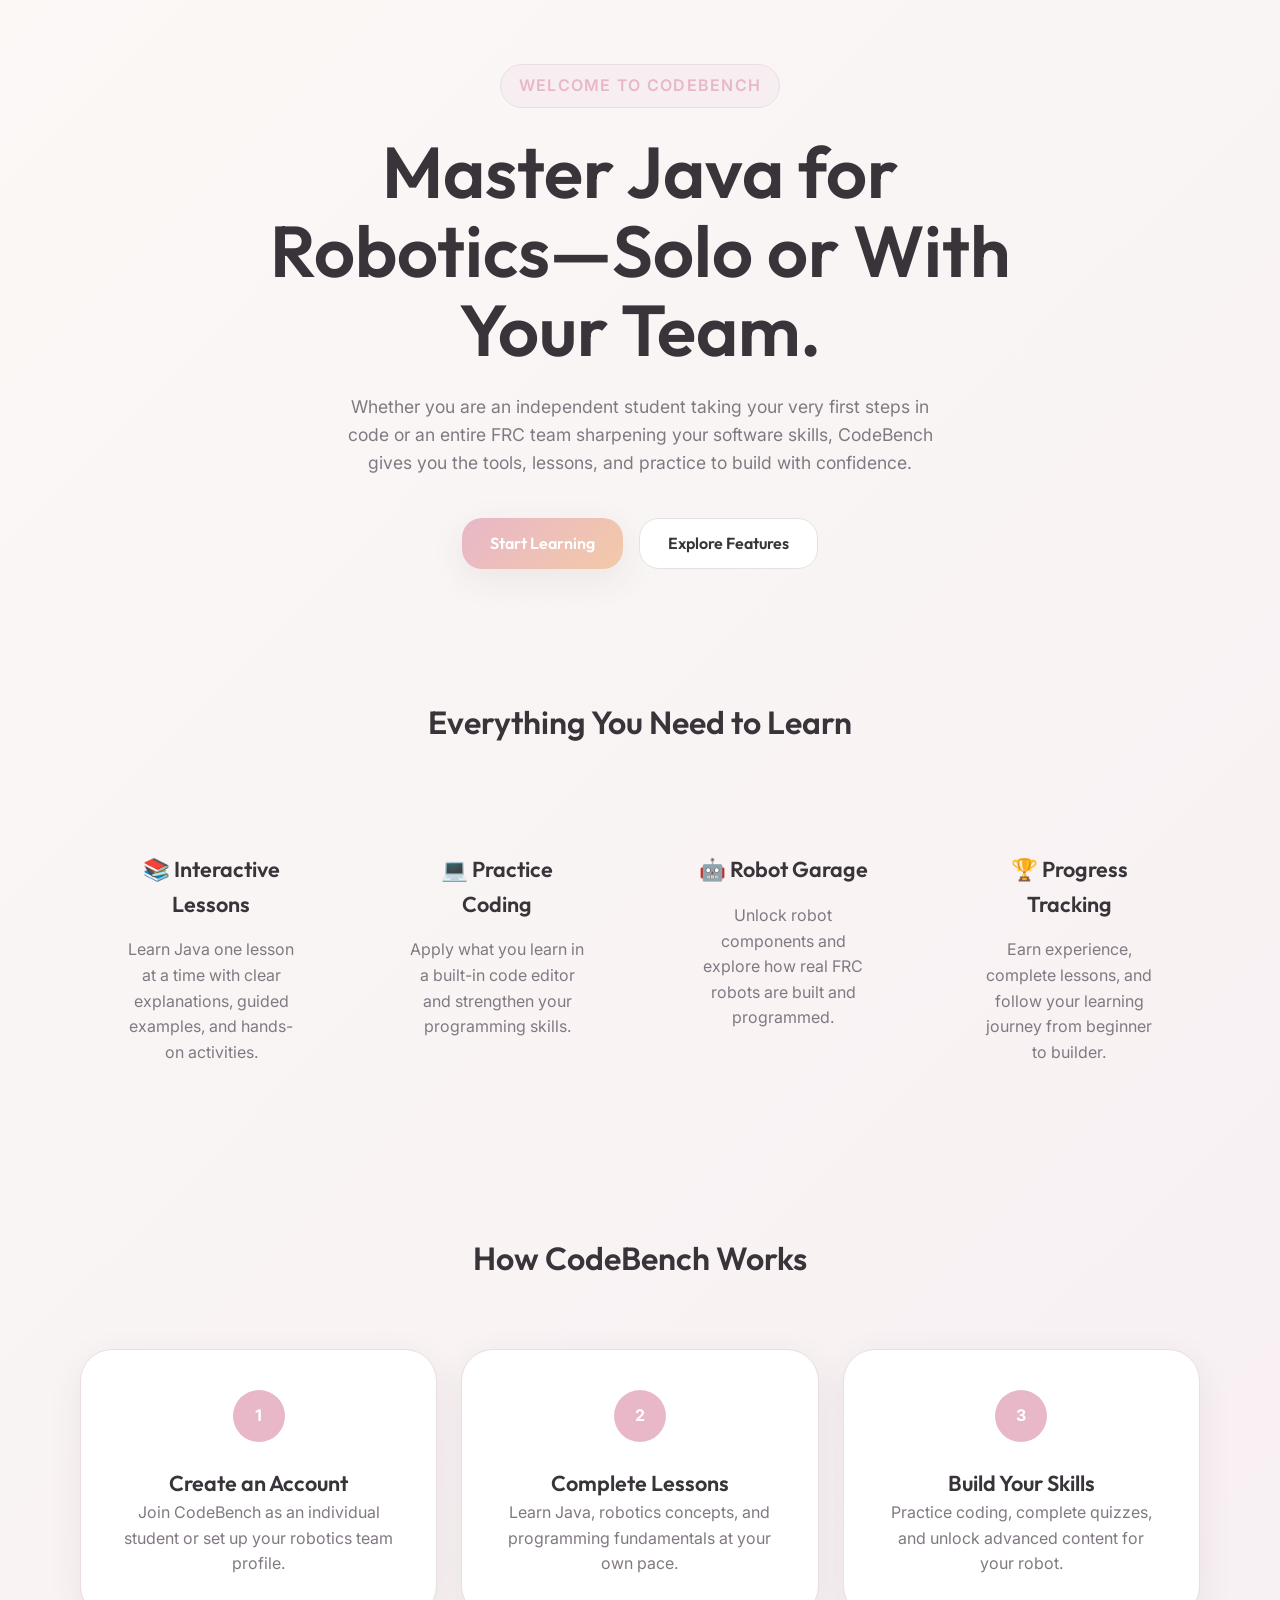
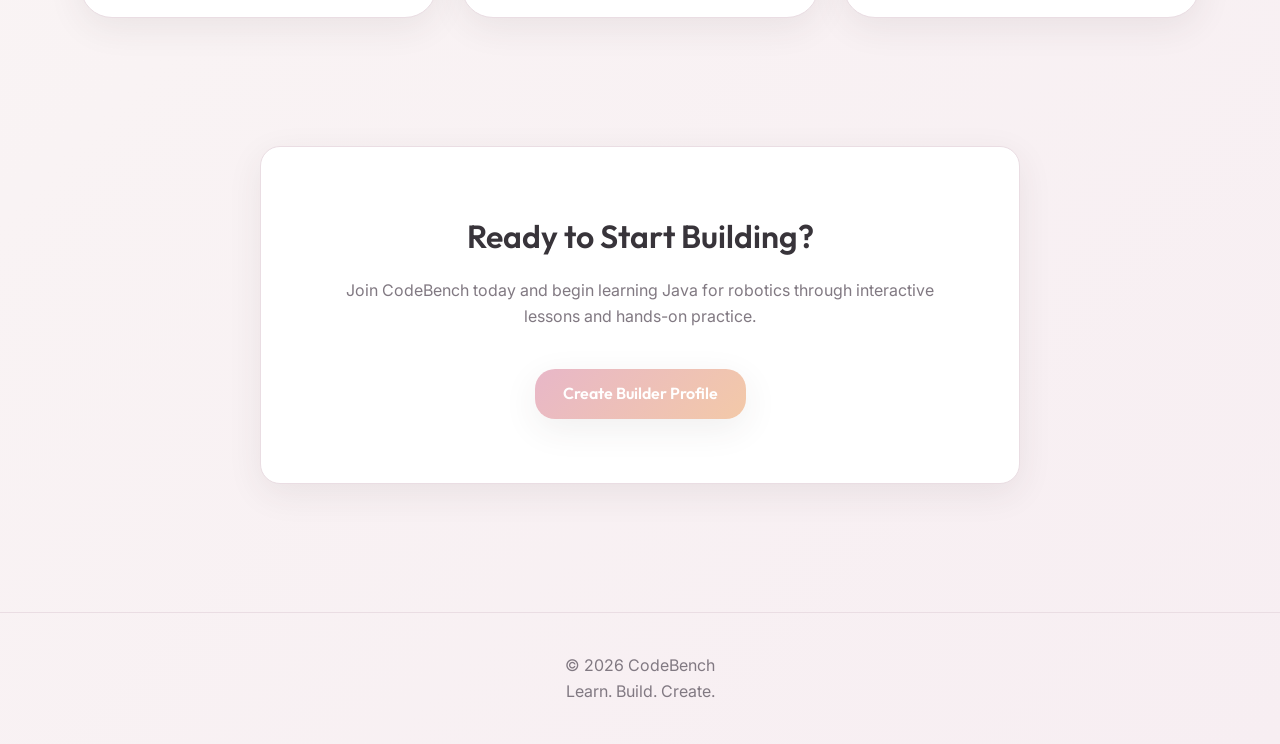
<file: index.html>
<!DOCTYPE html>
<html lang="en">

<head>
    <meta charset="UTF-8">
    <meta name="viewport" content="width=device-width, initial-scale=1.0">
    <meta name="description"
        content="Learn Java for FIRST Robotics through interactive lessons, coding practice, quizzes, and hands-on challenges.">

    <title>CodeBench // Learn Robotics Programming</title>

    <link rel="icon" href="assets/favicon.png">
    <link rel="stylesheet" href="css/style.css">
    <link rel="stylesheet" href="css/components.css">
    <link rel="stylesheet" href="css/animations.css">
    <link rel="stylesheet" href="css/index.css">
</head>

<body>

    <!-- =========================
          HEADER / NAVBAR
  ========================= -->
    

    <!-- =========================
          MAIN CONTENT
  ========================= -->
    <main>

        <!-- HERO SECTION -->
        <section class="hero fade-in">
            <div class="hero-content">
                <p class="panel-label">WELCOME TO CODEBENCH</p>
                <h1>Master Java for Robotics—Solo or With Your Team.</h1>
                <p class="hero-description">
                    Whether you are an independent student taking your very first steps in code or an entire FRC team
                    sharpening your software skills, CodeBench gives you the tools, lessons, and practice to build with
                    confidence.
                </p>

                <div class="hero-actions">
                    <a href="signup.html" class="btn btn-primary">Start Learning</a>
                    <a href="#features" class="btn btn-secondary">Explore Features</a>
                </div>
            </div>
        </section>

        <!-- FEATURES SECTION -->
        <section class="features" id="features">
            <h2>Everything You Need to Learn</h2>

            <div class="feature-grid">
                <article class="card feature-card">
                    <h3>📚 Interactive Lessons</h3>
                    <p>
                        Learn Java one lesson at a time with clear explanations, guided examples, and hands-on
                        activities.
                    </p>
                </article>

                <article class="card feature-card">
                    <h3>💻 Practice Coding</h3>
                    <p>
                        Apply what you learn in a built-in code editor and strengthen your programming skills.
                    </p>
                </article>

                <article class="card feature-card">
                    <h3>🤖 Robot Garage</h3>
                    <p>
                        Unlock robot components and explore how real FRC robots are built and programmed.
                    </p>
                </article>

                <article class="card feature-card">
                    <h3>🏆 Progress Tracking</h3>
                    <p>
                        Earn experience, complete lessons, and follow your learning journey from beginner to builder.
                    </p>
                </article>
            </div>
        </section>

        <!-- HOW IT WORKS SECTION -->
        <section class="how-it-works">
            <h2>How CodeBench Works</h2>

            <div class="steps-grid">
                <div class="step-card">
                    <span class="step-number">1</span>
                    <h3>Create an Account</h3>
                    <p>Join CodeBench as an individual student or set up your robotics team profile.</p>
                </div>

                <div class="step-card">
                    <span class="step-number">2</span>
                    <h3>Complete Lessons</h3>
                    <p>Learn Java, robotics concepts, and programming fundamentals at your own pace.</p>
                </div>

                <div class="step-card">
                    <span class="step-number">3</span>
                    <h3>Build Your Skills</h3>
                    <p>Practice coding, complete quizzes, and unlock advanced content for your robot.</p>
                </div>
            </div>
        </section>

        <!-- CALL TO ACTION SECTION -->
        <section class="cta-section">
            <div class="soft-panel cta-card">
                <h2>Ready to Start Building?</h2>
                <p>
                    Join CodeBench today and begin learning Java for robotics through interactive lessons and hands-on
                    practice.
                </p>
                <a href="signup.html" class="btn btn-primary">Create Builder Profile</a>
            </div>
        </section>

    </main>

    <!-- =========================
          FOOTER
  ========================= -->
    <footer class="footer">
        <p>© 2026 CodeBench</p>
        <p>Learn. Build. Create.</p>
    </footer>

</body>

</html>
</file>
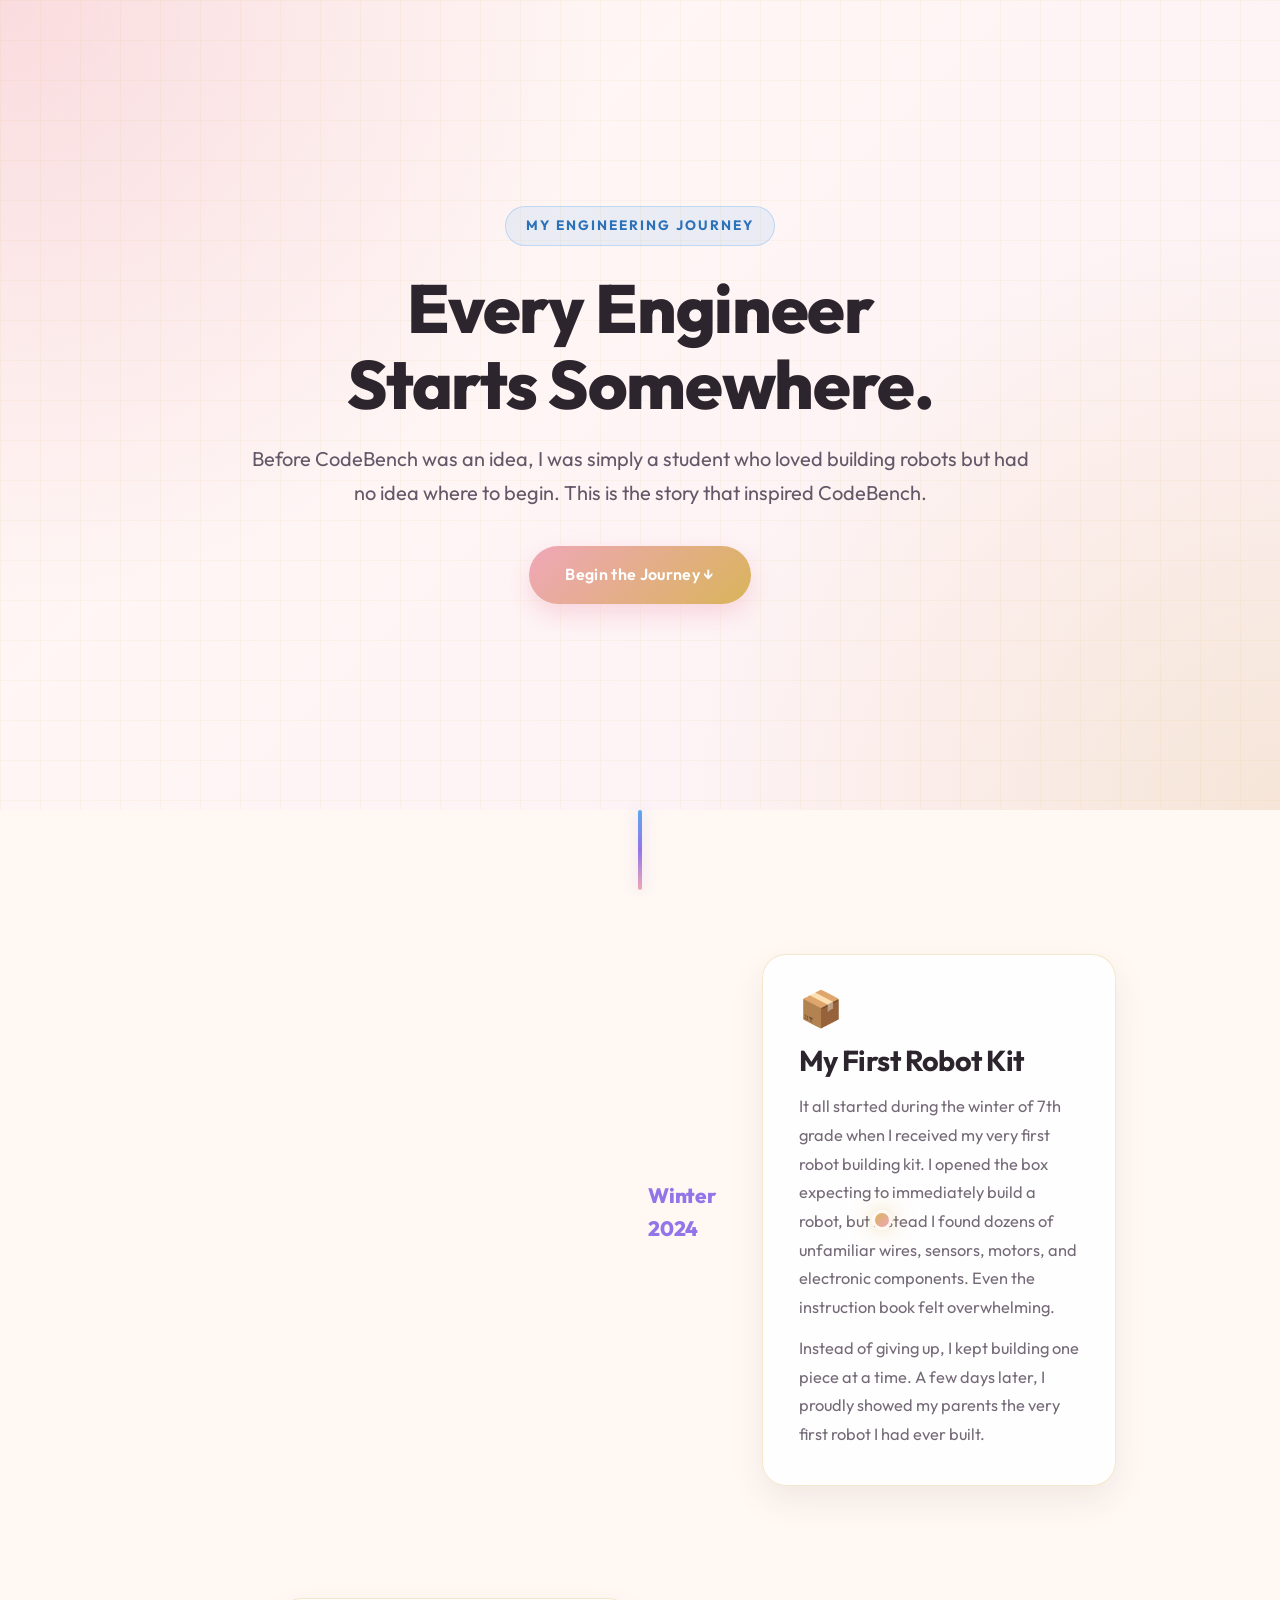
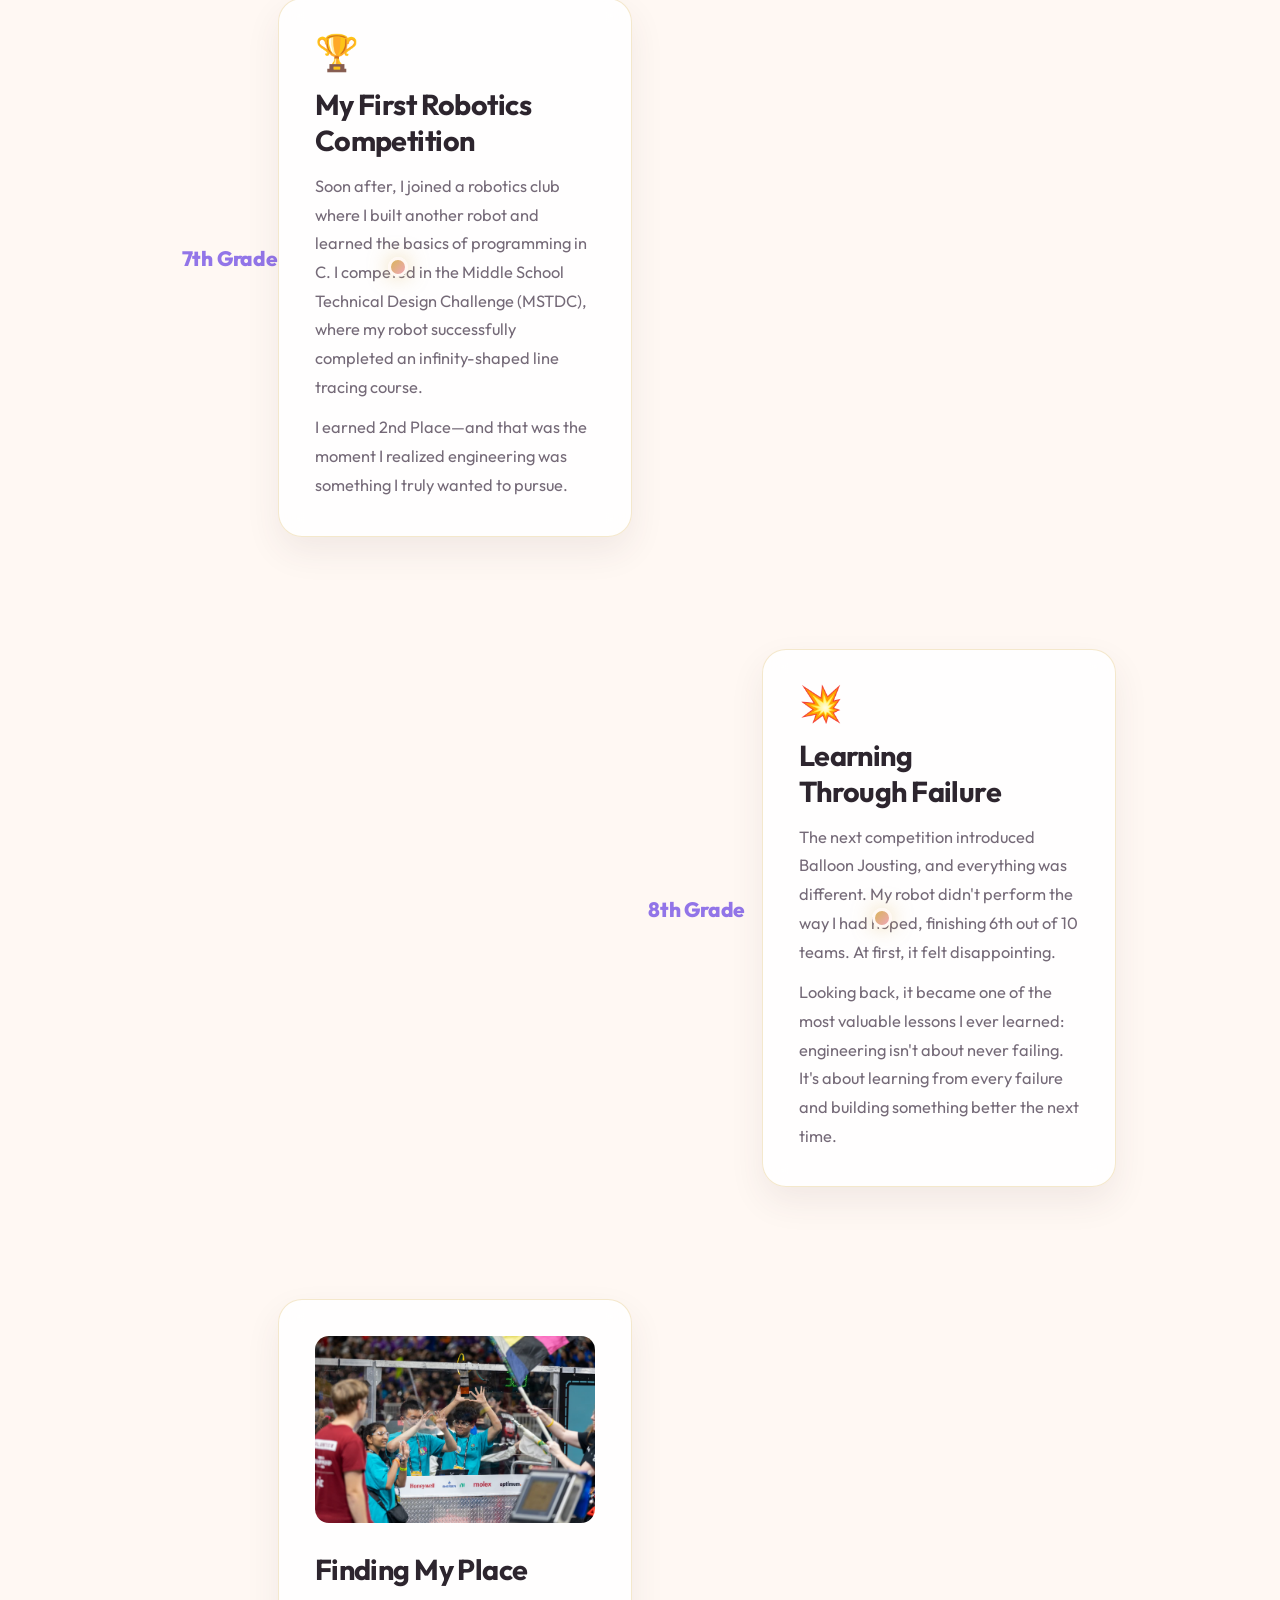
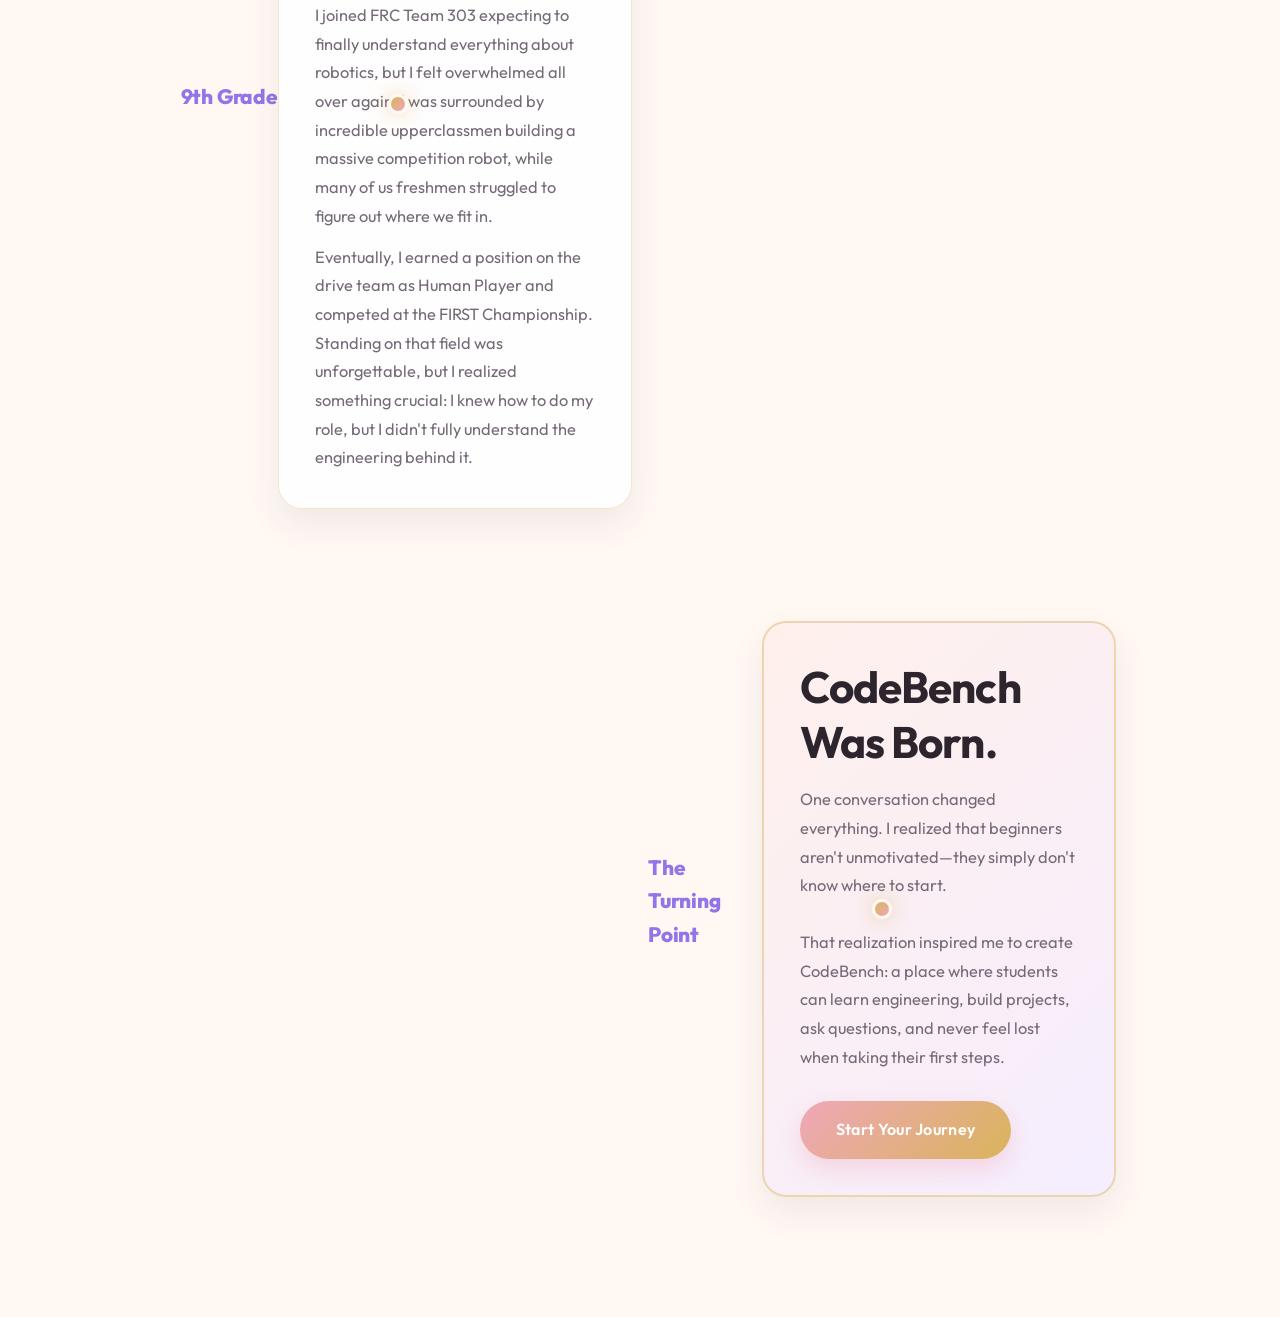
<file: journey.html>
<!DOCTYPE html>
<html lang="en">

<head>
    <meta charset="UTF-8">
    <meta name="viewport" content="width=device-width, initial-scale=1.0">
    <title>The Journey | CodeBench</title>
    <link rel="stylesheet" href="css/journey.css">
</head>

<body>

    <!-- =========================
        HERO
    ========================= -->
    <header class="journey-hero">
        <div class="hero-overlay"></div>
        <div class="hero-content">
            <p class="eyebrow">MY ENGINEERING JOURNEY</p>
            <h1>Every Engineer Starts Somewhere.</h1>
            <p class="hero-description">
                Before CodeBench was an idea, I was simply a student who loved building robots but had no idea where to
                begin. This is the story that inspired CodeBench.
            </p>
            <a href="#timeline" class="hero-btn">Begin the Journey ↓</a>
        </div>
    </header>

    <!-- =========================
        TIMELINE
    ========================= -->
    <section id="timeline" class="timeline">
        <div class="timeline-line"></div>

        <!-- Timeline Item 1 -->
        <div class="timeline-item">
            <div class="timeline-year">
                <span>Winter 2024</span>
            </div>
            <div class="timeline-card">
                <div class="timeline-icon">📦</div>
                <h2>My First Robot Kit</h2>
                <p>
                    It all started during the winter of 7th grade when I received my very first robot building kit. I
                    opened the box expecting to immediately build a robot, but instead I found dozens of unfamiliar
                    wires, sensors, motors, and electronic components. Even the instruction book felt overwhelming.
                </p>
                <p style="margin-top: 12px;">
                    Instead of giving up, I kept building one piece at a time. A few days later, I proudly showed my
                    parents the very first robot I had ever built.
                </p>
            </div>
        </div>

        <!-- Timeline Item 2 -->
        <div class="timeline-item">
            <div class="timeline-year">
                <span>7th Grade</span>
            </div>
            <div class="timeline-card">
                <div class="timeline-icon">🏆</div>
                <h2>My First Robotics Competition</h2>
                <p>
                    Soon after, I joined a robotics club where I built another robot and learned the basics of
                    programming in C. I competed in the Middle School Technical Design Challenge (MSTDC), where my robot
                    successfully completed an infinity-shaped line tracing course.
                </p>
                <p style="margin-top: 12px;">
                    I earned 2nd Place—and that was the moment I realized engineering was something I truly wanted to
                    pursue.
                </p>
            </div>
        </div>

        <!-- Timeline Item 3 -->
        <div class="timeline-item">
            <div class="timeline-year">
                <span>8th Grade</span>
            </div>
            <div class="timeline-card">
                <div class="timeline-icon">💥</div>
                <h2>Learning Through Failure</h2>
                <p>
                    The next competition introduced Balloon Jousting, and everything was different. My robot didn't
                    perform the way I had hoped, finishing 6th out of 10 teams. At first, it felt disappointing.
                </p>
                <p style="margin-top: 12px;">
                    Looking back, it became one of the most valuable lessons I ever learned: engineering isn't about
                    never failing. It's about learning from every failure and building something better the next time.
                </p>
            </div>
        </div>

        <!-- Timeline Item 4 -->
        <div class="timeline-item image-section">
            <div class="timeline-year">
                <span>9th Grade</span>
            </div>
            <div class="timeline-card">
                <img src="worlds-human-player.jpg" alt="Competing at the FIRST Championship"
                    class="journey-image">
                <h2>Finding My Place</h2>
                <p>
                    I joined FRC Team 303 expecting to finally understand everything about robotics, but I felt
                    overwhelmed all over again. I was surrounded by incredible upperclassmen building a massive
                    competition robot, while many of us freshmen struggled to figure out where we fit in.
                </p>
                <p style="margin-top: 12px;">
                    Eventually, I earned a position on the drive team as Human Player and competed at the FIRST
                    Championship. Standing on that field was unforgettable, but I realized something crucial: I knew how
                    to do my role, but I didn't fully understand the engineering behind it.
                </p>
            </div>
        </div>

        <!-- Timeline Item 5 (Final Highlight) -->
        <div class="timeline-item final">
            <div class="timeline-year">
                <span>The Turning Point</span>
            </div>
            <div class="timeline-card codebench-card">
                <h2>CodeBench Was Born.</h2>
                <p>
                    One conversation changed everything. I realized that beginners aren't unmotivated—they simply don't
                    know where to start.
                </p>
                <p style="margin-bottom: 30px;">
                    That realization inspired me to create CodeBench: a place where students can learn engineering,
                    build projects, ask questions, and never feel lost when taking their first steps.
                </p>
                <a href="index.html" class="hero-btn">Start Your Journey</a>
            </div>
        </div>
    </section>

    <script src="js/journey.js"></script>
</body>

</html>
</file>
<file: css/style.css>
@import url('https://fonts.googleapis.com/css2?family=Inter:wght@400;500;600;700&family=Outfit:wght@400;500;600;700&display=swap');


/* =========================================
   CODEBENCH // DESIGN SYSTEM
========================================= */


:root {


    /* ===============================
       BACKGROUND SYSTEM
    =============================== */

    --bg-main: #FBF8F6;
    --bg-surface: #FFFFFF;
    --bg-soft: #F7EEF2;



    /* ===============================
       BRAND PALETTE
    =============================== */

    --rose: #E8B7C8;
    --peach: #F3C9A8;
    --lavender: #DCCFF0;
    --sage: #C7DCCB;
    --mist-blue: #C9DDEA;



    /* ===============================
       TEXT
    =============================== */

    --text-main: #38343A;
    --text-secondary: #817982;
    --text-light: #FFFFFF;



    /* ===============================
       UI
    =============================== */

    --border: #EADDE3;

    --shadow-soft:
        0 10px 35px rgba(60,45,55,.08);

    --shadow-hover:
        0 18px 45px rgba(60,45,55,.12);



    /* ===============================
       STATES
    =============================== */

    --success: #BFD8C3;
    --warning: #F5D29A;
    --locked: #E8E5E7;
    --active: #C9DDEA;



    /* ===============================
       SHAPE
    =============================== */

    --radius-small:12px;
    --radius-medium:20px;
    --radius-large:32px;



    /* ===============================
       SPACING
    =============================== */

    --space-xs:8px;
    --space-sm:16px;
    --space-md:24px;
    --space-lg:40px;
    --space-xl:64px;



    /* ===============================
       APP
    =============================== */

    --navbar-height:70px;

}



/* =========================================
   RESET
========================================= */


* {
    margin:0;
    padding:0;
    box-sizing:border-box;
}



html {
    scroll-behavior:smooth;
}



body {


    min-height:100vh;


    background:
        linear-gradient(
            135deg,
            var(--bg-main),
            var(--bg-soft)
        );


    color:var(--text-main);


    font-family:
        "Inter",
        sans-serif;


    line-height:1.6;

}



/* =========================================
   TYPOGRAPHY
========================================= */


h1,
h2,
h3,
h4,
h5,
h6 {


    font-family:
        "Outfit",
        sans-serif;


    font-weight:600;


    color:
        var(--text-main);

}


h1 {
    font-size:2.6rem;
    line-height:1.2;
}


h2 {
    font-size:2rem;
}


h3 {
    font-size:1.35rem;
}



p {

    color:
        var(--text-secondary);

}



/* =========================================
   ELEMENTS
========================================= */


button {

    font-family:
        "Outfit",
        sans-serif;

    cursor:pointer;

}



a {

    text-decoration:none;

    color:inherit;

}



/* =========================================
   APPLICATION LAYOUT
========================================= */


.dashboard-layout {


    display:grid;


    grid-template-columns:
        240px 1fr;


    min-height:
        calc(100vh - var(--navbar-height));

}



.dashboard-layout.collapsed-layout {


    grid-template-columns:
        80px 1fr;

}



.dashboard-content {


    width:100%;


    padding:
        var(--space-lg);

}



/* =========================================
   COMMON UI
========================================= */


.soft-panel {


    background:
        var(--bg-surface);


    border:
        1px solid var(--border);


    border-radius:
        var(--radius-medium);


    box-shadow:
        var(--shadow-soft);


    transition:
        .25s ease;

}



.soft-panel:hover {


    box-shadow:
        var(--shadow-hover);

}



.text-muted {


    color:
        var(--text-secondary);

}



.container {


    max-width:
        1200px;


    margin:
        auto;

}



.grid {


    display:grid;


    gap:
        var(--space-md);

}

/* =====================================
   DASHBOARD LAYOUT
===================================== */


.dashboard-layout {

    display:flex;

    min-height:calc(100vh - 70px);

}




/* =====================================
   SIDEBAR
===================================== */


.sidebar {

    width:260px;

    height:calc(100vh - 70px);

    position:fixed;

    top:70px;

    left:0;

    padding:25px 15px;

    display:flex;

    flex-direction:column;

    gap:12px;

    transition:width .3s ease;

}





.dashboard-content {

    margin-left:260px;

    width:calc(100% - 260px);

    padding:40px;

    transition:.3s ease;

}





/* =====================================
   SIDEBAR ITEMS
===================================== */


.nav-item {

    width:100%;

    display:flex;

    align-items:center;

    gap:15px;

    padding:14px 18px;

    text-decoration:none;

    border:none;

    background:none;

    cursor:pointer;

}





.nav-text {

    white-space:nowrap;

}





.nav-item.active {

    transform:translateX(5px);

}







/* =====================================
   COLLAPSED SIDEBAR
===================================== */


.dashboard-layout.collapsed .sidebar {

    width:80px;

}



.dashboard-layout.collapsed .dashboard-content {

    margin-left:80px;

    width:calc(100% - 80px);

}



.dashboard-layout.collapsed .nav-text {

    display:none;

}
</file>
<file: css/components.css>
/* =========================================
   BUTTONS
========================================= */


.btn {

    display: inline-flex;

    align-items: center;
    justify-content: center;

    padding:
        12px 28px;

    font-family:
        "Outfit",
        sans-serif;

    font-weight: 600;

    text-decoration: none;

    border-radius:
        var(--radius-medium);

    cursor: pointer;

    border: none;

    transition:
        all .25s ease;

}



.btn:hover {

    transform:
        translateY(-3px);

}



/* Primary Button */

.btn-primary {

    background:
        linear-gradient(135deg,
            var(--rose),
            var(--peach));

    color: white;

    box-shadow:
        var(--shadow-soft);

}



.btn-primary:hover {

    box-shadow:
        0 15px 35px rgba(232, 183, 200, .35);

}



/* Secondary Button */

.btn-secondary {

    background:
        var(--bg-surface);

    color:
        var(--text-main);

    border:
        1px solid var(--border);

}



.btn-secondary:hover {

    background:
        var(--bg-soft);

}



/* Small Button */

.btn-small {

    padding:
        8px 18px;

    font-size: .9rem;

    background:
        var(--lavender);

    color:
        var(--text-main);

}



.btn-small.disabled {

    background:
        var(--locked);

    color:
        var(--text-secondary);

    pointer-events: none;

}



.btn-full {

    width: 100%;

}



/* =========================================
   NAVIGATION
========================================= */


.nav-item {

    display: block;

    padding:
        14px 20px;

    color:
        var(--text-secondary);

    border-radius:
        var(--radius-small);

    font-family:
        "Outfit",
        sans-serif;

    font-weight: 500;

    transition: .2s;

}



.nav-item:hover,
.nav-item.active {

    color:
        var(--text-main);

    background:
        var(--bg-soft);

}



/* Logout */

.btn-danger-link {

    margin-top: auto;

    background: none;

    border: none;

    color: #D98292;

    cursor: pointer;

}



/* =========================================
   AUTH CARD
========================================= */


.auth-card {

    background:
        var(--bg-surface);

    border:
        1px solid var(--border);

    border-radius:
        var(--radius-large);

    padding:
        40px;

    width: 100%;

    max-width: 420px;

    box-shadow:
        var(--shadow-soft);

}



/* =========================================
   FORMS
========================================= */


.form-group {

    margin-bottom:
        var(--space-md);

}



.form-group label {

    display: block;

    margin-bottom: 8px;

    color:
        var(--text-secondary);

    font-size: .9rem;

}



.form-group input {

    width: 100%;

    padding:
        14px;

    background:
        var(--bg-main);

    border:
        1px solid var(--border);

    border-radius:
        var(--radius-small);

    color:
        var(--text-main);

    font-family:
        "Inter",
        sans-serif;

}



.form-group input:focus {

    outline: none;

    border-color:
        var(--rose);

}



/* =========================================
   XP DISPLAY
========================================= */


.xp-pill {

    display: inline-flex;

    align-items: center;

    padding:
        7px 18px;

    border-radius: 999px;

    background:
        var(--lavender);

    color:
        var(--text-main);

    font-weight: 600;

}



/* =========================================
   DASHBOARD STATS
========================================= */


.stats-grid {

    display: grid;

    grid-template-columns:
        repeat(auto-fit, minmax(200px, 1fr));

    gap:
        var(--space-md);

    margin:
        30px 0;

}



.stat-card {

    background:
        var(--bg-surface);

    padding:
        25px;

    border-radius:
        var(--radius-medium);

    border:
        1px solid var(--border);

    box-shadow:
        var(--shadow-soft);

}



.stat-value {

    font-size:
        2rem;

    font-family:
        "Outfit",
        sans-serif;

    font-weight: 700;

}



/* =========================================
   ROBOT GARAGE
========================================= */


.garage-container {

    display: flex;

    gap:
        40px;

    margin-top:
        30px;

}



.mech-canvas {

    flex: 1.5;

    background:
        var(--bg-surface);

    border:
        2px dashed var(--border);

    border-radius:
        var(--radius-large);

    height: 400px;

    display: flex;

    align-items: center;

    justify-content: center;

}



.mech-part {

    padding:
        20px;

    background:
        var(--bg-soft);

    border:
        1px solid var(--border);

    border-radius:
        var(--radius-medium);

    font-family:
        "Outfit",
        sans-serif;

}



.mech-part.standard {

    border-color:
        var(--mist-blue);

    color:
        #5B7D99;

}



.mech-part.online {

    border-color:
        var(--sage);

    color:
        #587A60;

}

/* =========================================
   SIDEBAR
========================================= */


.sidebar {

    width: 240px;

    height: 100vh;

    position: sticky;

    top: 0;

    background:
        rgba(255, 255, 255, 0.75);

    backdrop-filter:
        blur(12px);

    border-right:
        1px solid var(--border);

    padding:
        24px 16px;

    display: flex;

    flex-direction: column;

    gap: 12px;

}



/* Sidebar Logo */

.logo-text {

    font-family:
        "Outfit",
        sans-serif;

    font-size: 1.5rem;

    font-weight: 700;

    color:
        var(--text-main);

    padding:
        10px 14px;

    margin-bottom: 20px;

}



/* Sidebar Links */

.sidebar .nav-item {

    display: flex;

    align-items: center;

    gap: 12px;

    padding:
        14px 16px;

    border-radius:
        var(--radius-medium);

    color:
        var(--text-secondary);

    transition:
        .25s ease;

}



.sidebar .nav-item:hover {

    background:
        var(--bg-soft);

    color:
        var(--text-main);

    transform:
        translateX(4px);

}



.sidebar .nav-item.active {

    background:
        var(--lavender);

    color:
        var(--text-main);

}



/* Sidebar Bottom Area */

.sidebar-footer {

    margin-top: auto;

    padding-top: 20px;

}

/* =========================================
   NAVBAR
========================================= */


.navbar {

    width: 100%;

    height: 70px;

    display: flex;

    align-items: center;

    justify-content: space-between;

    padding:
        0 32px;


    background:
        rgba(255, 255, 255, 0.75);


    backdrop-filter:
        blur(12px);


    border-bottom:
        1px solid var(--border);


    position: sticky;

    top: 0;

    z-index: 100;


}



/* Logo */

.navbar .logo-text {

    display: flex;

    align-items: center;

    gap: 8px;


    font-family:
        "Outfit",
        sans-serif;


    font-size:
        1.7rem;


    font-weight: 700;


    letter-spacing:
        .5px;


    color:
        var(--text-main);


}



/* Logo Accent */

.navbar .logo-text span {

    color:
        var(--rose);

}



/* User Area */

.user-status {

    display: flex;

    align-items: center;

    gap: 16px;


    font-family:
        "Inter",
        sans-serif;


    color:
        var(--text-secondary);


    font-size: .95rem;

}



/* Username */

#userName {

    color:
        var(--text-main);

    font-weight: 600;

}



/* XP Pill */

.navbar .xp-pill {

    background:
        var(--lavender);


    border:
        1px solid var(--border);


    padding:
        8px 18px;


    border-radius:
        999px;


    color:
        var(--text-main);


    font-family:
        "Outfit",
        sans-serif;


    font-weight: 600;


}

/* =========================================
   MISSION MAP / DASHBOARD NODES
========================================= */


.map-pipeline {

    display: flex;

    flex-direction: column;

    gap:
        var(--space-md);

}



.map-node {

    display: flex;

    justify-content: space-between;

    align-items: center;

    gap:
        24px;


    background:
        var(--bg-surface);


    padding:
        28px;


    border-radius:
        var(--radius-large);


    border:
        1px solid var(--border);


    box-shadow:
        var(--shadow-soft);


    transition:
        .25s ease;

}



.map-node:hover {

    transform:
        translateY(-4px);

}



.active-node {

    border-left:
        6px solid var(--rose);

}



/* Mission Information */

.node-info {

    flex: 1;

}



.node-info h3 {

    margin-bottom:
        8px;

}



.node-info p {

    margin-bottom:
        18px;

}



/* Right Side Status */

.node-status {

    display: flex;

    flex-direction: column;

    align-items: flex-end;

    gap:
        16px;

}



.stat-value {

    font-family:
        "Outfit",
        sans-serif;

    font-weight: 600;

    color:
        var(--text-secondary);

}



/* =========================================
   PROGRESS BAR
========================================= */


.progress-container {

    width: 100%;

    height:
        12px;


    background:
        var(--bg-soft);


    border-radius:
        999px;


    overflow: hidden;

}



.progress-bar {

    height: 100%;

    width: 0%;


    background:
        linear-gradient(90deg,
            var(--rose),
            var(--peach));


    border-radius:
        inherit;


    transition:
        width .5s ease;

    /* ==========================================
   LESSON PAGE POLISH & COMPONENT STYLES
   ========================================== */

    /* Main Layout & Section Spacing */
    .dashboard-content {
        max-width: 1100px;
        margin: 0 auto;
        padding: 2rem;
        display: flex;
        flex-direction: column;
        gap: 1.5rem;
    }

    /* Module Selector Header */
    .module-selector-bar {
        display: flex;
        align-items: center;
        gap: 1rem;
        background: #ffffff;
        padding: 1rem 1.25rem;
        border-radius: 12px;
        border: 1px solid #e5e7eb;
        box-shadow: 0 2px 4px rgba(0, 0, 0, 0.02);
    }

    .academy-select {
        flex: 1;
        padding: 0.6rem 1rem;
        border-radius: 8px;
        border: 1px solid #d1d5db;
        font-weight: 500;
        background-color: #f9fafb;
    }

    /* Hero Section */
    .lesson-hero {
        display: flex;
        justify-content: space-between;
        align-items: flex-start;
        background: #ffffff;
        padding: 1.75rem;
        border-radius: 16px;
        border: 1px solid #e5e7eb;
        box-shadow: 0 4px 6px -1px rgba(0, 0, 0, 0.05);
    }

    .lesson-tag {
        font-size: 0.8rem;
        font-weight: 700;
        letter-spacing: 0.05em;
        color: #6366f1;
        text-transform: uppercase;
    }

    .lesson-hero h1 {
        margin: 0.5rem 0;
        font-size: 1.85rem;
        color: #111827;
    }

    .lesson-reward {
        text-align: right;
        background: #f3f4f6;
        padding: 0.75rem 1.25rem;
        border-radius: 12px;
        border: 1px solid #e5e7eb;
    }

    .lesson-reward span {
        display: block;
        font-size: 0.75rem;
        color: #6b7280;
        font-weight: 600;
    }

    .lesson-reward strong {
        color: #4f46e5;
        font-size: 1.1rem;
    }

    /* Card Elevation & Structure */
    .soft-panel,
    .mission-card,
    .mentor-card,
    .graphic-panel,
    .challenge-card,
    .progress-panel {
        background: #ffffff;
        padding: 1.5rem;
        border-radius: 16px;
        border: 1px solid #e5e7eb;
        box-shadow: 0 4px 6px -1px rgba(0, 0, 0, 0.03);
    }

    /* Progress Bar */
    .progress-header {
        display: flex;
        justify-content: space-between;
        margin-bottom: 0.5rem;
    }

    .progress-bar {
        height: 10px;
        background-color: #e5e7eb;
        border-radius: 20px;
        overflow: hidden;
    }

    .progress-fill {
        height: 100%;
        background: linear-gradient(90deg, #6366f1, #a855f7);
        transition: width 0.4s ease;
    }

    /* Schematic Architectural Diagram */
    .schematic-viewport {
        margin-top: 1rem;
        background: #0f172a;
        border-radius: 12px;
        padding: 1.5rem;
        color: #f8fafc;
    }

    .schematic-grid {
        display: grid;
        grid-template-columns: repeat(auto-fit, minmax(220px, 1fr));
        gap: 1rem;
    }

    .node {
        background: #1e293b;
        border: 1px solid #334155;
        border-radius: 10px;
        padding: 1rem;
        display: flex;
        flex-direction: column;
        justify-content: space-between;
        gap: 0.5rem;
    }

    .node-label {
        font-weight: 600;
        font-size: 0.95rem;
        color: #f1f5f9;
    }

    .node-status {
        font-size: 0.8rem;
        padding: 0.25rem 0.6rem;
        border-radius: 6px;
        width: fit-content;
        font-weight: 600;
    }

    .status-ok {
        background: rgba(34, 197, 94, 0.15);
        color: #4ade80;
        border: 1px solid rgba(34, 197, 94, 0.3);
    }

    .status-warn {
        background: rgba(234, 179, 8, 0.15);
        color: #facc15;
        border: 1px solid rgba(234, 179, 8, 0.3);
    }

    /* Practicum Assessment / Quiz Styling */
    .quiz-options {
        display: flex;
        flex-direction: column;
        gap: 0.75rem;
        margin-top: 1.25rem;
    }

    .quiz-btn {
        width: 100%;
        text-align: left;
        padding: 1rem 1.25rem;
        background: #f9fafb;
        border: 1.5px solid #e5e7eb;
        border-radius: 10px;
        font-size: 0.95rem;
        color: #374151;
        cursor: pointer;
        transition: all 0.2s ease;
    }

    .quiz-btn:hover {
        background: #f3f4f6;
        border-color: #6366f1;
        transform: translateY(-1px);
    }

    .quiz-btn.correct {
        background: #f0fdf4 !important;
        border-color: #22c55e !important;
        color: #15803d !important;
        font-weight: 600;
    }

    .quiz-btn.incorrect {
        background: #fef2f2 !important;
        border-color: #ef4444 !important;
        color: #b91c1c !important;
    }

    /* Bottom Action Buttons */
    .lesson-actions {
        display: flex;
        justify-content: space-between;
        gap: 1rem;
        margin-top: 1rem;
    }

    .btn-secondary {
        background: #ffffff;
        border: 1px solid #d1d5db;
        color: #374151;
        padding: 0.75rem 1.5rem;
        border-radius: 10px;
        font-weight: 600;
        cursor: pointer;
    }

    .btn-primary {
        background: #4f46e5;
        border: none;
        color: #ffffff;
        padding: 0.75rem 1.5rem;
        border-radius: 10px;
        font-weight: 600;
        cursor: pointer;
    }

    .btn-primary:hover {
        background: #4338ca;
    }

}

/* Force vertical stacking for quiz buttons */
.quiz-options {
    display: flex !important;
    flex-direction: column !important;
    gap: 0.75rem !important;
    margin-top: 1.25rem !important;
}

.quiz-btn {
    display: block !important;
    width: 100% !important;
    text-align: left !important;
    padding: 1rem 1.25rem !important;
    background: #f8fafc !important;
    border: 1.5px solid #e2e8f0 !important;
    border-radius: 10px !important;
    font-size: 0.95rem !important;
    color: #1e293b !important;
    cursor: pointer !important;
    white-space: normal !important;
}

.quiz-btn:hover {
    background: #f1f5f9 !important;
    border-color: #6366f1 !important;
}

/* Force dark architectural diagram grid */
.schematic-viewport {
    margin-top: 1rem !important;
    background: #0f172a !important;
    border-radius: 12px !important;
    padding: 1.25rem !important;
}

.schematic-grid {
    display: grid !important;
    grid-template-columns: repeat(auto-fit, minmax(220px, 1fr)) !important;
    gap: 1rem !important;
}

.node {
    background: #1e293b !important;
    border: 1px solid #334155 !important;
    border-radius: 8px !important;
    padding: 1rem !important;
    display: flex !important;
    flex-direction: column !important;
    justify-content: space-between !important;
    gap: 0.5rem !important;
}

.node-label {
    color: #f8fafc !important;
    font-weight: 600 !important;
}

.node-status {
    display: inline-block !important;
    padding: 0.25rem 0.5rem !important;
    border-radius: 6px !important;
    font-size: 0.8rem !important;
    font-weight: 600 !important;
}

.status-ok {
    background: rgba(34, 197, 94, 0.2) !important;
    color: #4ade80 !important;
}

.status-warn {
    background: rgba(234, 179, 8, 0.2) !important;
    color: #facc15 !important;
}
</file>
<file: css/animations.css>
/* =========================
    CodeBench // Motion System
    ========================= */


/* =================================
   ENTRANCES
================================= */


.fade-in {

    opacity:0;

    animation:
        fadeIn .7s ease forwards;

}


@keyframes fadeIn {

    from {

        opacity:0;
        transform:translateY(18px);

    }


    to {

        opacity:1;
        transform:translateY(0);

    }

}



.slide-left {

    opacity:0;

    animation:
        slideLeft .7s ease forwards;

}


@keyframes slideLeft {

    from {

        opacity:0;
        transform:translateX(-25px);

    }


    to {

        opacity:1;
        transform:translateX(0);

    }

}



.slide-right {


    opacity:0;


    animation:
        slideRight .7s ease forwards;


}


@keyframes slideRight {


    from {

        opacity:0;
        transform:translateX(25px);

    }


    to {

        opacity:1;
        transform:translateX(0);

    }


}



/* =================================
   SOFT POP
================================= */


.pop {


    opacity:0;


    animation:
        pop .5s ease forwards;


}


@keyframes pop {


    0% {

        opacity:0;
        transform:scale(.92);

    }


    70% {

        transform:scale(1.03);

    }


    100% {

        opacity:1;
        transform:scale(1);

    }


}



/* =================================
   FLOATING ELEMENTS
================================= */


.float {


    animation:
        floating 4s ease-in-out infinite;


}


@keyframes floating {


    0%,
    100% {

        transform:translateY(0);

    }


    50% {

        transform:translateY(-8px);

    }


}



/* =================================
   SOFT BRAND PULSE
================================= */


.pulse {


    animation:
        softPulse 3s infinite;


}



@keyframes softPulse {


    0% {

        box-shadow:
            0 0 0 rgba(232,183,200,0);

    }


    50% {

        box-shadow:
            0 0 25px rgba(232,183,200,.35);

    }


    100% {

        box-shadow:
            0 0 0 rgba(232,183,200,0);

    }


}



/* =================================
   BUTTON MOTION
================================= */


.btn {


    transition:
        transform .25s ease,
        box-shadow .25s ease;


}



.btn:hover {


    transform:
        translateY(-3px);


    box-shadow:
        var(--shadow-soft);


}



/* =================================
   CARD MOTION
================================= */


.card {


    transition:
        transform .3s ease,
        box-shadow .3s ease;


}



.card:hover {


    transform:
        translateY(-6px);


    box-shadow:
        var(--shadow-hover);


}



/* =================================
   AI TUTOR TYPING
================================= */


.typing {


    overflow:hidden;

    border-right:
        2px solid var(--rose);

    white-space:nowrap;


    animation:

        typing 3s steps(30) infinite alternate,

        cursor .7s infinite;


}



@keyframes typing {


    from {

        width:0;

    }


    to {

        width:100%;

    }


}



@keyframes cursor {


    50% {

        border-color:transparent;

    }


}



/* =================================
   LOADING DOTS
================================= */


.loading-dot {


    animation:
        bounce 1.3s infinite;


}



.loading-dot:nth-child(2) {

    animation-delay:.15s;

}



.loading-dot:nth-child(3) {

    animation-delay:.3s;

}



@keyframes bounce {


    0%,
    80%,
    100% {

        transform:translateY(0);

    }


    40% {

        transform:translateY(-8px);

    }


}



/* =================================
   GLOBAL MOTION SAFETY
================================= */


button,
a,
.card,
.soft-panel {


    transition-timing-function:
        ease;


}




@media (prefers-reduced-motion: reduce) {


    *,
    *::before,
    *::after {


        animation-duration:
            .01ms !important;


        animation-iteration-count:
            1 !important;


        transition-duration:
            .01ms !important;


    }


}
</file>
<file: css/index.css>
/* =========================================
   CODEBENCH // LANDING PAGE
========================================= */



/* =========================================
   HERO
========================================= */

.hero {

    max-width: 1200px;

    margin: 0 auto;

    padding:
        var(--space-xl) var(--space-lg);

    text-align: center;

}



.hero-content {

    max-width: 760px;

    margin: 0 auto;

}



.panel-label {

    display: inline-block;

    margin-bottom: var(--space-md);

    padding:
        8px 18px;

    background: var(--bg-soft);

    border: 1px solid var(--border);

    border-radius: 999px;

    color: var(--rose);

    font-weight: 600;

    letter-spacing: .08em;

    text-transform: uppercase;

}



.hero h1 {

    font-size: clamp(2.8rem, 6vw, 4.5rem);

    line-height: 1.1;

    margin-bottom: var(--space-md);

}



.hero-description {

    max-width: 620px;

    margin:
        0 auto var(--space-lg);

    font-size: 1.1rem;

}



.hero-actions {

    display: flex;

    justify-content: center;

    gap: var(--space-sm);

    flex-wrap: wrap;

}





/* =========================================
   FEATURES
========================================= */

.features {

    max-width: 1200px;

    margin: 0 auto;

    padding:
        var(--space-xl) var(--space-lg);

}



.features h2 {

    text-align: center;

    margin-bottom: var(--space-xl);

}



.feature-grid {

    display: grid;

    grid-template-columns:
        repeat(auto-fit, minmax(260px, 1fr));

    gap: var(--space-md);

}



.feature-card {

    text-align: center;

    padding: var(--space-lg);

}



.feature-card h3 {

    margin-bottom: var(--space-sm);

}





/* =========================================
   HOW IT WORKS
========================================= */

.how-it-works {

    max-width: 1200px;

    margin: 0 auto;

    padding:
        var(--space-xl) var(--space-lg);

}



.how-it-works h2 {

    text-align: center;

    margin-bottom: var(--space-xl);

}



.steps-grid {

    display: grid;

    grid-template-columns:
        repeat(auto-fit, minmax(260px, 1fr));

    gap: var(--space-md);

}



.step-card {

    background: var(--bg-surface);

    border: 1px solid var(--border);

    border-radius: var(--radius-large);

    padding: var(--space-lg);

    box-shadow: var(--shadow-soft);

    text-align: center;

}



.step-number {

    width: 52px;

    height: 52px;

    margin: 0 auto var(--space-md);

    display: flex;

    align-items: center;

    justify-content: center;

    border-radius: 50%;

    background: var(--rose);

    color: white;

    font-weight: 700;

}





/* =========================================
   CALL TO ACTION
========================================= */

.cta-section {

    padding:
        var(--space-xl) var(--space-lg);

}



.cta-card {

    max-width: 760px;

    margin: 0 auto;

    padding: var(--space-xl);

    text-align: center;

}



.cta-card h2 {

    margin-bottom: var(--space-sm);

}



.cta-card p {

    margin-bottom: var(--space-lg);

}





/* =========================================
   FOOTER
========================================= */

.footer {

    padding:
        var(--space-lg);

    text-align: center;

    color: var(--text-secondary);

    border-top: 1px solid var(--border);

    margin-top: var(--space-xl);

}





/* =========================================
   RESPONSIVE
========================================= */

@media (max-width: 768px) {

    .hero {

        padding:
            var(--space-lg);

    }

    .hero h1 {

        font-size: 2.7rem;

    }

    .hero-actions {

        flex-direction: column;

        align-items: center;

    }

}
</file>
<file: css/journey.css>
/* ==========================================
   1. FONTS & VARIABLES
========================================== */
@import url('https://fonts.googleapis.com/css2?family=Outfit:wght@300;400;500;600;700;800&display=swap');

:root {
    /* Color Palette */
    --bg: #FFF8F3;
    --surface: #FFFFFF;
    --surface-soft: #FFF0EB;

    --rose: #EFA7B8;
    --pink: #F6C1D1;
    --gold: #D9B45B;
    --lavender: #C9B8F5;
    --sage: #B8D8C0;
    --blue: #5BA8F0;
    --purple: #9275E8;

    /* Semantic Theme Aliases */
    --primary: var(--blue);
    --secondary: var(--purple);
    --accent: var(--gold);

    /* Text Colors */
    --text: #2D252E;
    --text-muted: #645868;
    --text-light: #756A78;

    /* Global Tokens */
    --radius: 24px;
    --font-main: "Outfit", system-ui, -apple-system, sans-serif;
}

/* ==========================================
   2. GLOBAL RESET & BASE TYPOGRAPHY
========================================== */
*,
*::before,
*::after {
    margin: 0;
    padding: 0;
    box-sizing: border-box;
}

html {
    scroll-behavior: smooth;
}

body {
    font-family: var(--font-main);
    background: var(--bg);
    color: var(--text);
    line-height: 1.6;
    overflow-x: hidden;
    -webkit-font-smoothing: antialiased;
    -moz-osx-font-smoothing: grayscale;
}

h1,
h2,
h3 {
    color: var(--text);
    font-weight: 700;
    letter-spacing: -0.02em;
    text-wrap: balance;
}

p {
    font-weight: 400;
    color: var(--text-light);
}

/* ==========================================
   3. HERO SECTION
========================================== */
.journey-hero {
    min-height: 90vh;
    display: flex;
    align-items: center;
    justify-content: center;
    text-align: center;
    position: relative;
    padding: 60px 20px;
    overflow: hidden;
    background:
        radial-gradient(circle at top left, rgba(239, 167, 184, 0.35), transparent 40%),
        radial-gradient(circle at bottom right, rgba(217, 180, 91, 0.2), transparent 40%),
        linear-gradient(135deg, #FFF8F3 0%, #FDF1F7 100%);
}

.journey-hero::before {
    content: "";
    position: absolute;
    inset: 0;
    background-image:
        linear-gradient(rgba(217, 180, 91, 0.08) 1px, transparent 1px),
        linear-gradient(90deg, rgba(217, 180, 91, 0.08) 1px, transparent 1px);
    background-size: 40px 40px;
    pointer-events: none;
}

.hero-overlay {
    position: absolute;
    inset: 0;
    pointer-events: none;
}

.hero-content {
    position: relative;
    z-index: 2;
    max-width: 780px;
    margin: 0 auto;
}

.eyebrow {
    display: inline-block;
    padding: 8px 20px;
    border-radius: 999px;
    background: rgba(91, 168, 240, 0.12);
    border: 1px solid rgba(91, 168, 240, 0.3);
    color: #2B72B8;
    font-weight: 700;
    font-size: clamp(0.75rem, 2vw, 0.85rem);
    letter-spacing: 0.15em;
    text-transform: uppercase;
    margin-bottom: 24px;
}

.hero-content h1 {
    font-size: clamp(2.5rem, 5.5vw, 4.25rem);
    line-height: 1.12;
    margin-bottom: 20px;
    font-weight: 800;
}

.hero-description {
    font-size: clamp(1.05rem, 2vw, 1.25rem);
    color: var(--text-muted);
    line-height: 1.7;
    margin-bottom: 36px;
    max-width: 65ch;
    margin-left: auto;
    margin-right: auto;
}

/* ==========================================
   4. BUTTON STYLES
========================================== */
.hero-btn {
    display: inline-block;
    padding: 16px 36px;
    border-radius: 999px;
    font-family: var(--font-main);
    font-weight: 600;
    font-size: 1rem;
    text-decoration: none;
    letter-spacing: 0.02em;
    background: linear-gradient(135deg, var(--rose), var(--gold));
    color: #FFFFFF;
    box-shadow: 0 10px 25px rgba(239, 167, 184, 0.4);
    transition: transform 0.3s ease, box-shadow 0.3s ease;
}

.hero-btn:hover {
    transform: translateY(-3px);
    box-shadow: 0 16px 35px rgba(217, 180, 91, 0.4);
}

/* ==========================================
   5. TIMELINE CONTAINER & AXIS
========================================== */
.timeline {
    position: relative;
    width: min(1000px, 90%);
    margin: 0 auto;
    padding: 80px 0 120px;
}

.timeline-line {
    position: absolute;
    left: 50%;
    top: 0;
    width: 3px;
    height: 100%;
    background: linear-gradient(to bottom, var(--blue), var(--purple), var(--rose));
    transform: translateX(-50%);
    border-radius: 999px;
    box-shadow: 0 0 15px rgba(146, 117, 232, 0.3);
}

/* ==========================================
   6. TIMELINE ITEMS & CARDS
========================================== */
.timeline-item {
    position: relative;
    display: flex;
    justify-content: space-between;
    align-items: center;
    margin: 80px 0;
}

.timeline-item::before {
    content: "";
    position: absolute;
    left: 50%;
    transform: translateX(-50%);
    width: 20px;
    height: 20px;
    background: linear-gradient(135deg, var(--gold), var(--rose));
    border: 3px solid var(--bg);
    border-radius: 50%;
    box-shadow: 0 0 20px rgba(217, 180, 91, 0.5);
    z-index: 3;
}

.timeline-year {
    width: 160px;
    color: var(--purple);
    font-weight: 800;
    font-size: clamp(1.1rem, 2vw, 1.3rem);
    letter-spacing: -0.01em;
}

.timeline-card {
    width: 440px;
    background: rgba(255, 255, 255, 0.85);
    border: 1px solid rgba(217, 180, 91, 0.3);
    border-radius: var(--radius);
    padding: 36px;
    box-shadow: 0 15px 35px rgba(80, 50, 60, 0.08);
    backdrop-filter: blur(12px);
    transition: transform 0.3s ease, border-color 0.3s ease, box-shadow 0.3s ease;
}

.timeline-card:hover {
    transform: translateY(-6px);
    border-color: rgba(91, 168, 240, 0.5);
    box-shadow: 0 25px 50px rgba(91, 168, 240, 0.15);
}

.timeline-icon {
    font-size: 2.2rem;
    line-height: 1;
    margin-bottom: 16px;
}

.timeline-card h2 {
    font-size: clamp(1.4rem, 2.5vw, 1.8rem);
    line-height: 1.25;
    margin-bottom: 14px;
}

.timeline-card p {
    color: var(--text-light);
    line-height: 1.75;
    font-size: 1.025rem;
}

.journey-image {
    width: 100%;
    height: auto;
    border-radius: 14px;
    margin-bottom: 20px;
    transition: transform 0.4s ease;
    object-fit: cover;
}

.timeline-card:hover .journey-image {
    transform: scale(1.02);
}

/* ==========================================
   7. FINAL HIGHLIGHT CARD (CODEBENCH)
========================================== */
.codebench-card {
    background: linear-gradient(135deg, #FFF0EB, #F5EEFF);
    border: 2px solid rgba(217, 180, 91, 0.45);
    text-align: center;
}

.codebench-card h2 {
    font-size: clamp(2rem, 4vw, 2.75rem);
    margin-bottom: 16px;
}

.codebench-card p {
    margin-bottom: 28px;
}

/* ==========================================
   8. RESPONSIVE BREAKPOINTS
========================================== */
@media (max-width: 900px) {
    .timeline {
        width: 100%;
        padding: 60px 20px;
    }

    .timeline-line {
        left: 20px;
    }

    .timeline-item {
        flex-direction: column;
        align-items: flex-start;
        margin: 50px 0;
        padding-left: 50px;
    }

    .timeline-item::before {
        left: 20px;
    }

    .timeline-year {
        width: auto;
        margin-bottom: 10px;
    }

    .timeline-card {
        width: 100%;
        padding: 28px;
    }
}

/* ==========================================
   TIMELINE ALTERNATING CARDS LAYOUT
   ========================================== */

.timeline {
    position: relative;
    max-width: 1100px;
    margin: 0 auto;
    padding: 3rem 1rem;
}

/* Center vertical line */
.timeline-line {
    position: absolute;
    top: 0;
    bottom: 0;
    left: 50%;
    width: 4px;
    transform: translateX(-50%);
    z-index: 0;
}

/* Base item positioning */
.timeline-item {
    position: relative;
    width: 50%;
    padding: 1.5rem 2.5rem;
    box-sizing: border-box;
    z-index: 1;
}

/* Odd items: Left side */
.timeline-item:nth-of-type(odd) {
    left: 0;
    text-align: right;
}

/* Even items: Right side */
.timeline-item:nth-of-type(even) {
    left: 50%;
    text-align: left;
}

/* Keep text content inside the cards left-aligned for readability */
.timeline-card {
    text-align: left;
}

/* Mobile responsiveness */
@media (max-width: 768px) {
    .timeline-line {
        left: 20px;
    }

    .timeline-item {
        width: 100%;
        left: 0 !important;
        padding-left: 3rem;
        padding-right: 1rem;
        text-align: left !important;
    }
}

/* ==========================================
   MAXIMIZED ALTERNATING TIMELINE CARDS
   ========================================== */

.timeline {
    position: relative;
    max-width: 95%;
    /* Fills almost the full width of the screen */
    margin: 0 auto;
    padding: 3rem 1rem;
}

/* Center vertical line */
.timeline-line {
    position: absolute;
    top: 0;
    bottom: 0;
    left: 50%;
    width: 4px;
    transform: translateX(-50%);
    z-index: 0;
}

/* Tighter horizontal padding for wider cards + extra vertical spacing */
.timeline-item {
    position: relative;
    width: 50%;
    padding: 1rem 0.5rem;
    /* Minimal side padding to maximize card width */
    margin-bottom: 3.5rem;
    /* Generous vertical gap so dates/grades aren't squished */
    box-sizing: border-box;
    z-index: 1;
}

/* Odd items: Left side */
.timeline-item:nth-of-type(odd) {
    left: 0;
    text-align: right;
}

/* Even items: Right side */
.timeline-item:nth-of-type(even) {
    left: 50%;
    text-align: left;
}

/* Ensure card fills the full width of its half */
.timeline-card {
    width: 100%;
    box-sizing: border-box;
    text-align: left;
}

/* Extra spacing for year/grade label */
.timeline-year {
    margin-bottom: 1rem;
}

/* Mobile responsiveness */
@media (max-width: 768px) {
    .timeline {
        max-width: 100%;
    }

    .timeline-line {
        left: 20px;
    }

    .timeline-item {
        width: 100%;
        left: 0 !important;
        padding-left: 3rem;
        padding-right: 0.5rem;
        margin-bottom: 2.5rem;
        text-align: left !important;
    }
}
</file>
